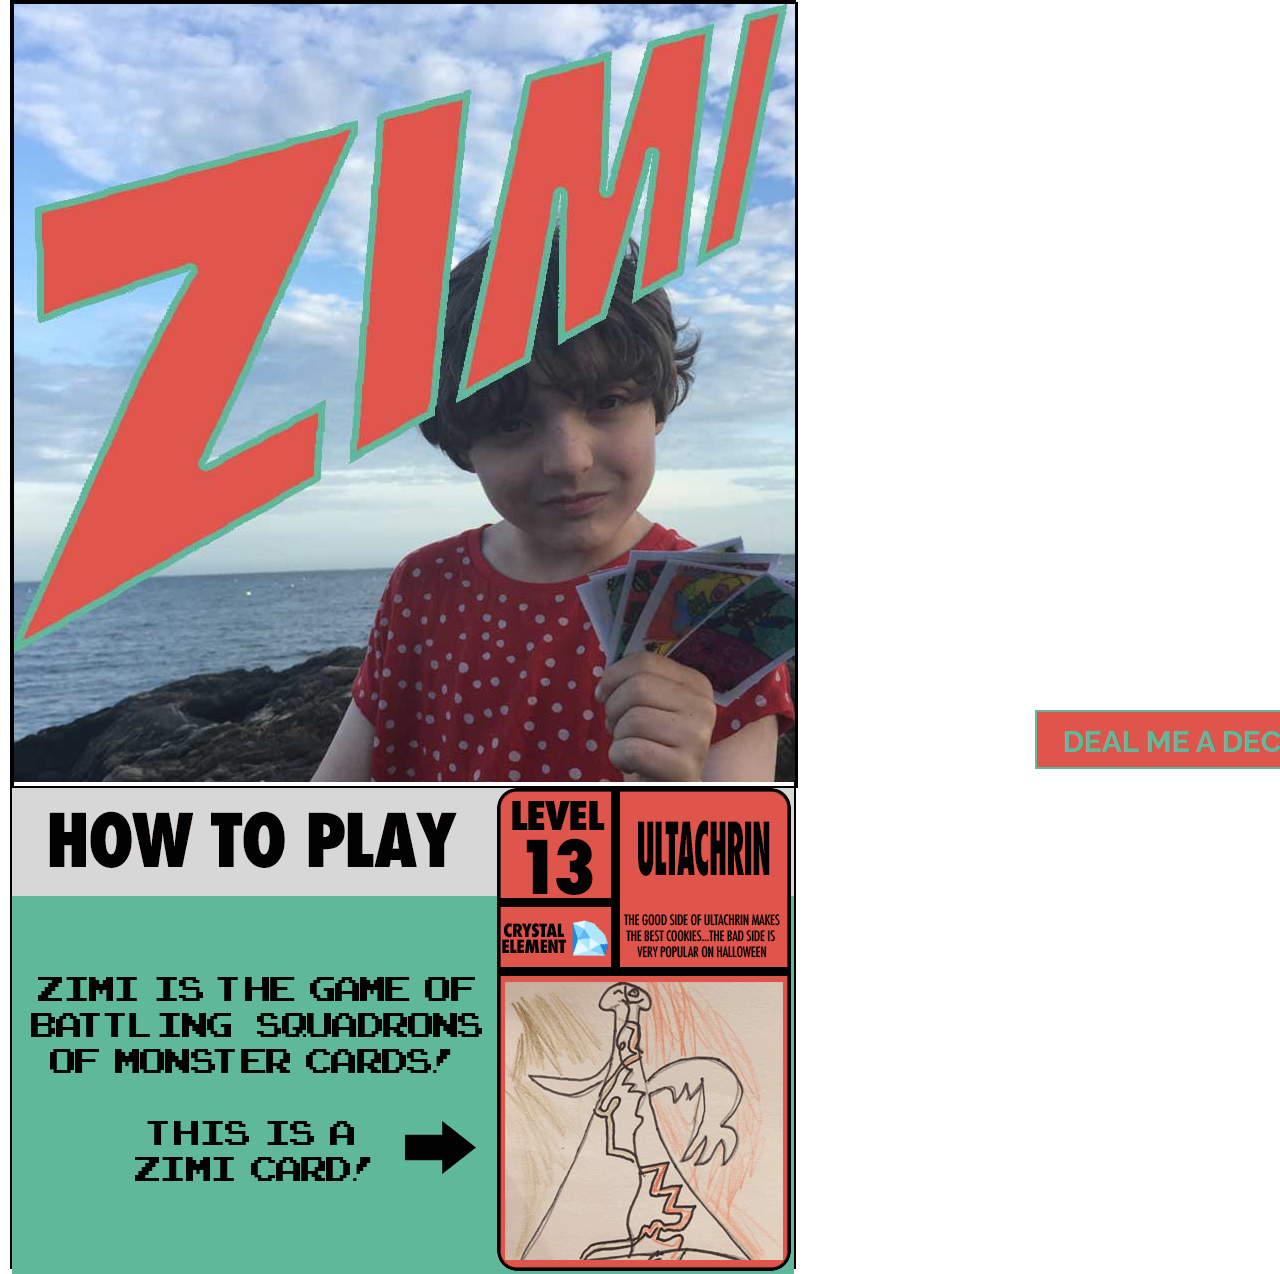
<file: index.html>
<!DOCTYPE html>
<html>
<head>
  <meta charset="utf-8">
  <meta http-equiv="X-UA-Compatible" content="IE=edge">
  <title>SAY ZIMI!</title>
    <link href="https://fonts.googleapis.com/css?family=Droid+Serif|Raleway:400,500,600,700" rel="stylesheet">
    <link href="https://fonts.googleapis.com/css?family=Merriweather|Raleway" rel="stylesheet">
    <link href="https://afeld.github.io/emoji-css/emoji.css" rel="stylesheet">
    <link rel="stylesheet" type="text/css" href="css/reset.css">
    <link href="css/style.css" rel="stylesheet" type="text/css">
</head>
<body>
<div class="container">

  <div class="top-image">
      <img src = "./images/landing_header.jpg"></img>



    <a class="start" href = "./game.html">DEAL ME A DECK!</a>
  </div>
  <div class = "bottom-rules">
      <img src = "./images/howtoplay1.png"></img>
    <!-- <button class="next">NEXT</button> -->
  </div>

<script src="js/jquery.js"></script>
<script src="js/main.js"></script>
</body>
</html>
</file>
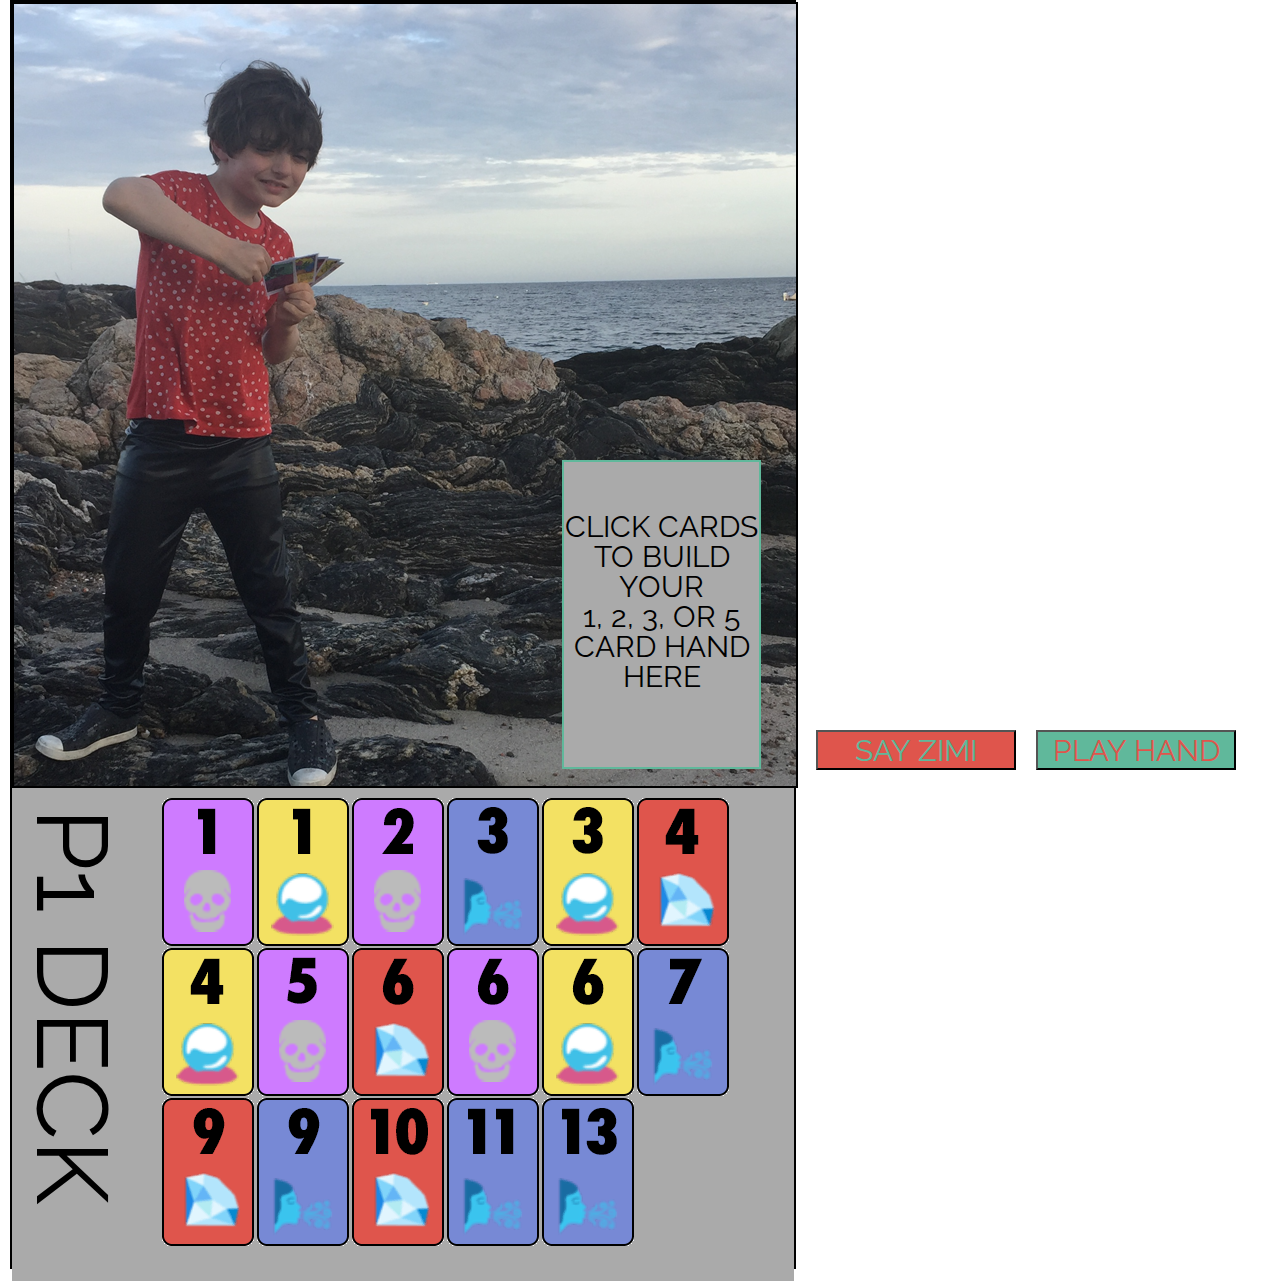
<file: game.html>
<!DOCTYPE html>
<html>
<head>
  <meta charset="utf-8">
  <meta http-equiv="X-UA-Compatible" content="IE=edge">
  <title>SAY ZIMI!</title>
    <link href="https://fonts.googleapis.com/css?family=Droid+Serif|Raleway:400,500,600,700" rel="stylesheet">
    <link href="https://fonts.googleapis.com/css?family=Merriweather|Raleway" rel="stylesheet">
    <!-- <link href="https://afeld.github.io/emoji-css/emoji.css" rel="stylesheet"> -->
    <link rel="stylesheet" type="text/css" href="css/reset.css">
    <link href="css/game.css" rel="stylesheet" type="text/css">
</head>
<body>
  <div class="container">

  <div class="top-image">
      <img class = "Zephyr-image" src = "./images/ZephyrPose2.png"></img>
      <div class = "one-card-image-container">
        <div class= "one-card-image"></div>
      </div>
      <div class = "two-card-image-container">
        <div class= "two-card-image_1"></div>
        <div class= "two-card-image_2"></div>
      </div>
      <div class = "three-card-image-container">
        <div class= "three-card-image_1"></div>
        <div class= "three-card-image_2"></div>
        <div class= "three-card-image_3"></div>
      </div>
      <div class="five-card-image-container">
        <div class="five-card-image_1"> </div>
        <div class="five-card-image_2"> </div>
        <div class="five-card-image_3"> </div>
        <div class="five-card-image_4"> </div>
        <div class="five-card-image_5"> </div>
      </div>
      <button class="zimi">SAY ZIMI</button>
      <button class="play">PLAY HAND</button>
      <button class="back"> <img src = "./images/backbutton.png"></button>
      <div class = "build-area">
        <div class = "build-area-label">
          <h2> CLICK CARDS TO BUILD YOUR </br> 1, 2, 3, OR 5 </br>CARD HAND HERE</h2>
        </div>
          <div class = "build-area-cards" id = "first" data-build-index = "1">  </div>
          <div class = "build-area-cards" id = "second" data-build-index = "2">  </div>
          <div class = "build-area-cards" id = "third" data-build-index = "3">  </div>
          <div class = "build-area-cards" id = "fourth" data-build-index = "4">  </div>
          <!-- <div class = "build-area-cards" id = "fifth" data-build-index = "5">  </div> -->
      </div>
  </div>
  <div class = "deck-area">
    <div id="deck-area-label">
      <h1 class="deck-title"> YOUR DECK </h1>
    </div>
      <div class = "card-thumbs">
        <div class = "card-area" id = "0"> 1 </div>
        <div class = "card-area" id = "1"> 2 </div>
        <div class = "card-area" id = "2"> 3 </div>
        <div class = "card-area" id = "3"> 4 </div>
        <div class = "card-area" id = "4"> 5 </div>
        <div class = "card-area" id = "5"> 6 </div>
        <div class = "card-area" id = "6"> 7 </div>
        <div class = "card-area" id = "7"> 8 </div>
        <div class = "card-area" id = "8"> 9 </div>
        <div class = "card-area" id = "9"> 10 </div>
        <div class = "card-area" id = "10"> 11 </div>
        <div class = "card-area" id = "11"> 12 </div>
        <div class = "card-area" id = "12"> 13 </div>
        <div class = "card-area" id = "13"> 14 </div>
        <div class = "card-area" id = "14"> 15 </div>
        <div class = "card-area" id = "15"> 16 </div>
        <div class = "card-area" id = "16"> 17 </div>
        <div class = "card-area"> </div>
      </div>

  </div>
</div>

<script src="js/jquery.js"></script>
<script src="js/game.js"></script>
</body>
</html>
</file>
<file: css/style.css>
body {
  margin: 0 10px 0 10px;
  max-width: 782px;
}

.container {
  width: 782px;
  height: 1265px;
  border: solid black 2px;
}

.top-image {
  width: 782px;
  height: 782px;
  border: solid black 2px;
}

.bottom-rules {
  width: 782px;
  height: 483px
  border: solid black 2px;
  background: #60b89b;
}
#deck-area-label {
  height: 483px
  width: 150px;
}

.deck-title{
  text-orientation: sideways;
}

.start {
  background: #df554c;
  margin-left: 240px;
  align-self: center;
  font-family: Raleway;
  font-size: 30px;
  color: #60b89b;
  width: 300px;
  height: 40px;
  position: absolute;
  top: 710px;
}

.next{
  background: #df554c;
  margin-left: 20px;
  top: 1200px;
  align-self: center;
  font-family: Raleway;
  font-size: 30px;
  color: #60b89b;
  width: 100px;
  height: 40px;
  position: absolute;text-align: center;
  font-weight: bolder;
  border: solid #60b89b 2px;
  z-index: 2;

}


h1 {
  font-family: Raleway;
  font-size: 100px;
  text-align: center;
}

h2 {
  font-family: Raleway;
  font-size: 30px;
  text-align: center;
}

p {
  font-family: Raleway;
  font-size: 15px;
  text-align: center;
}

li {
  font-family: Raleway;
  font-size: 15px;
  margin-left: 50px;
}

i {
    font-style: italic;
}

a {
  text-decoration: none;
  text-align: center;
  padding: 15px 0 0 0;
  font-weight: bolder;
  border: solid #60b89b 2px;
}
</file>
<file: css/game.css>
body {
  margin: 0 10px 0 10px;
  max-width: 782px;
}

.container {
  width: 782px;
  height: 1265px;
  border: solid black 2px;
}

.top-image {
  width: 782px;
  height: 782px;
  border: solid black 2px;
}

.bottom-rules {
  width: 782px;
  height: 483px
  border: solid black 2px;
  background: #60b89b;
}
#deck-area-label {
  height: 483px
  width: 150px;
  position: absolute;
  padding: 10px;
}

.deck-title{
  writing-mode: vertical-rl;
  text-orientation: sideways;
  font-size: 80px;
}

.start {
  background: #df554c;
  margin-left: 240px;
  align-self: center;
  font-family: Raleway;
  font-size: 30px;
  color: #60b89b;
  width: 300px;
  height: 40px;
  position: absolute;
  top: 730px;
}

.zimi {
  background: #df554c;
  margin-left: 20px;
  align-self: center;
  font-family: Raleway;
  font-size: 30px;
  color: #60b89b;
  width: 200px;
  height: 40px;
  position: absolute;
  top: 730px;
}

.play {
  background: #60b89b;
  margin-left: 240px;
  align-self: center;
  font-family: Raleway;
  font-size: 30px;
  color: #df554c;
  width: 200px;
  height: 40px;
  position: absolute;
  top: 730px;
}

.back {
  position: absolute;
  background: #fbba6f;
  height: 40px;
  width: 40px;
  top: 730px;
  margin-left: 500px;
}

h1 {
  font-family: Raleway;
  font-size: 100px;
  text-align: center;
}

h2 {
  font-family: Raleway;
  font-size: 30px;
  text-align: center;
}

p {
  font-family: Raleway;
  font-size: 15px;
  text-align: center;
}

li {
  font-family: Raleway;
  font-size: 15px;
  margin-left: 50px;
}

i {
    font-style: italic;
}

.deck-area {
  background: #aaaaaa;
  display: block;
  height: 483px;
  width: 782px;
  padding-top: 10px;
}

.card-thumbs {
height: 483px;
width: 632px;
margin-left: 150px;
float: left;
}

.card-area{
height: 150px;
width: 95px;
float: left;
}

.build-area {
width: 195px;
height: 305px;
position: absolute;
top: 460px;
left: 562px;
background: #aaaaaa;
border: solid #60b89b 2px;
}

.build-area-label {
position: absolute;
top: 50px;
}

.build-area-cards{
height: 150px;
width: 95px;
float: left;
}

.build-area img:nth-child(5){
  position: relative;
  z-index: 1;
  top: -225px;
  right: -47.5px;
}

.one-card-image-container {
  position: absolute;
  height: 493px;
  width: 294px;
  top: 10px;
  left: 330px;
  transform: rotate(8deg);
  padding-top: 10px;
  /*border: 2px red solid;*/
}

.two-card-image-container {
  position: absolute;
  height: 493px;
  width: 700px;
  top: 10px;
  left: 80px;
  transform: rotate(-8deg);
  padding-top: 10px;
/*  border: 2px red solid;
*/}

.two-card-image_1 {
  height: 483px;
  width: 294px;
  position: relative;
  left: 60px;
  transform: rotate(-8deg);
  /*border: 2px red solid;*/
}
.two-card-image_2 {
  height: 483px;
  width: 294px;
  position: relative;
  left: 330px;
  bottom: 463px;
  transform: rotate(18deg);
  /*border: 2px red solid;*/
}

.three-card-image-container {
  position: absolute;
  height: 493px;
  width: 800px;
  top: 10px;
  left: -20px;
  transform: rotate(-8deg);
  padding-top: 10px;
  /*border: 2px red solid;*/
}

.three-card-image_1 {
  height: 483px;
  width: 294px;
  transform: rotate(8deg);
  /*border: 2px red solid;*/
}
.three-card-image_2 {
  height: 483px;
  width: 294px;
  position: relative;
  left: 270px;
  bottom: 493px;
  transform: rotate(-8deg);
  /*border: 2px red solid;*/
}
.three-card-image_3 {
  height: 483px;
  width: 294px;
  position: relative;
  left: 500px;
  bottom: 936px;
  transform: rotate(18deg);
  /*border: 2px red solid;*/
}
.five-card-image-container {
  position: absolute;
  height: 700px;
  width: 600px;
  top: 0px;
  left: 120px;
  padding-top: 10px;
  transform: rotate(-18deg);
  /*border: 2px red solid;*/
}

.five-card-image_1 {
  float: left;
  width: 200px;
  height: 329px;
  transform: rotate(8deg);
  position: relative;
  margin-left: -20px;
  /*border: 2px red solid;*/
}
.five-card-image_2 {
  float: left;
  width: 200px;
  height: 329px;
  transform: rotate(8deg);
  position: relative;
  margin-left: -20px;
  /*border: 2px red solid;*/
}
.five-card-image_3 {
  float: left;
  width: 200px;
  height: 329px;
  transform: rotate(8deg);
  position: relative;
  margin-top: 50px;
  margin-left: -20px;
  /*border: 2px red solid;*/
}
.five-card-image_4 {
  float: left;
  width: 200px;
  height: 329px;
  transform: rotate(8deg);
  position: relative;
  margin-left: -20px;
  margin-top: -80px;
  /*border: 2px red solid;*/
}
.five-card-image_5 {
  float: left;
  width: 200px;
  height: 329px;
  transform: rotate(8deg);
  position: relative;
  margin-left: -20px;
  margin-top: -30px;
  /*border: 2px red solid;*/
}

.five-card-image_1 img {
  max-height: 100%;
  max-width: 100%;
}

.five-card-image_2 img {
  max-height: 100%;
  max-width: 100%;
}

.five-card-image_3 img {
  max-height: 100%;
  max-width: 100%;
}

.five-card-image_4 img {
  max-height: 100%;
  max-width: 100%;
}

.five-card-image_5 img {
  max-height: 100%;
  max-width: 100%;
}
</file>
